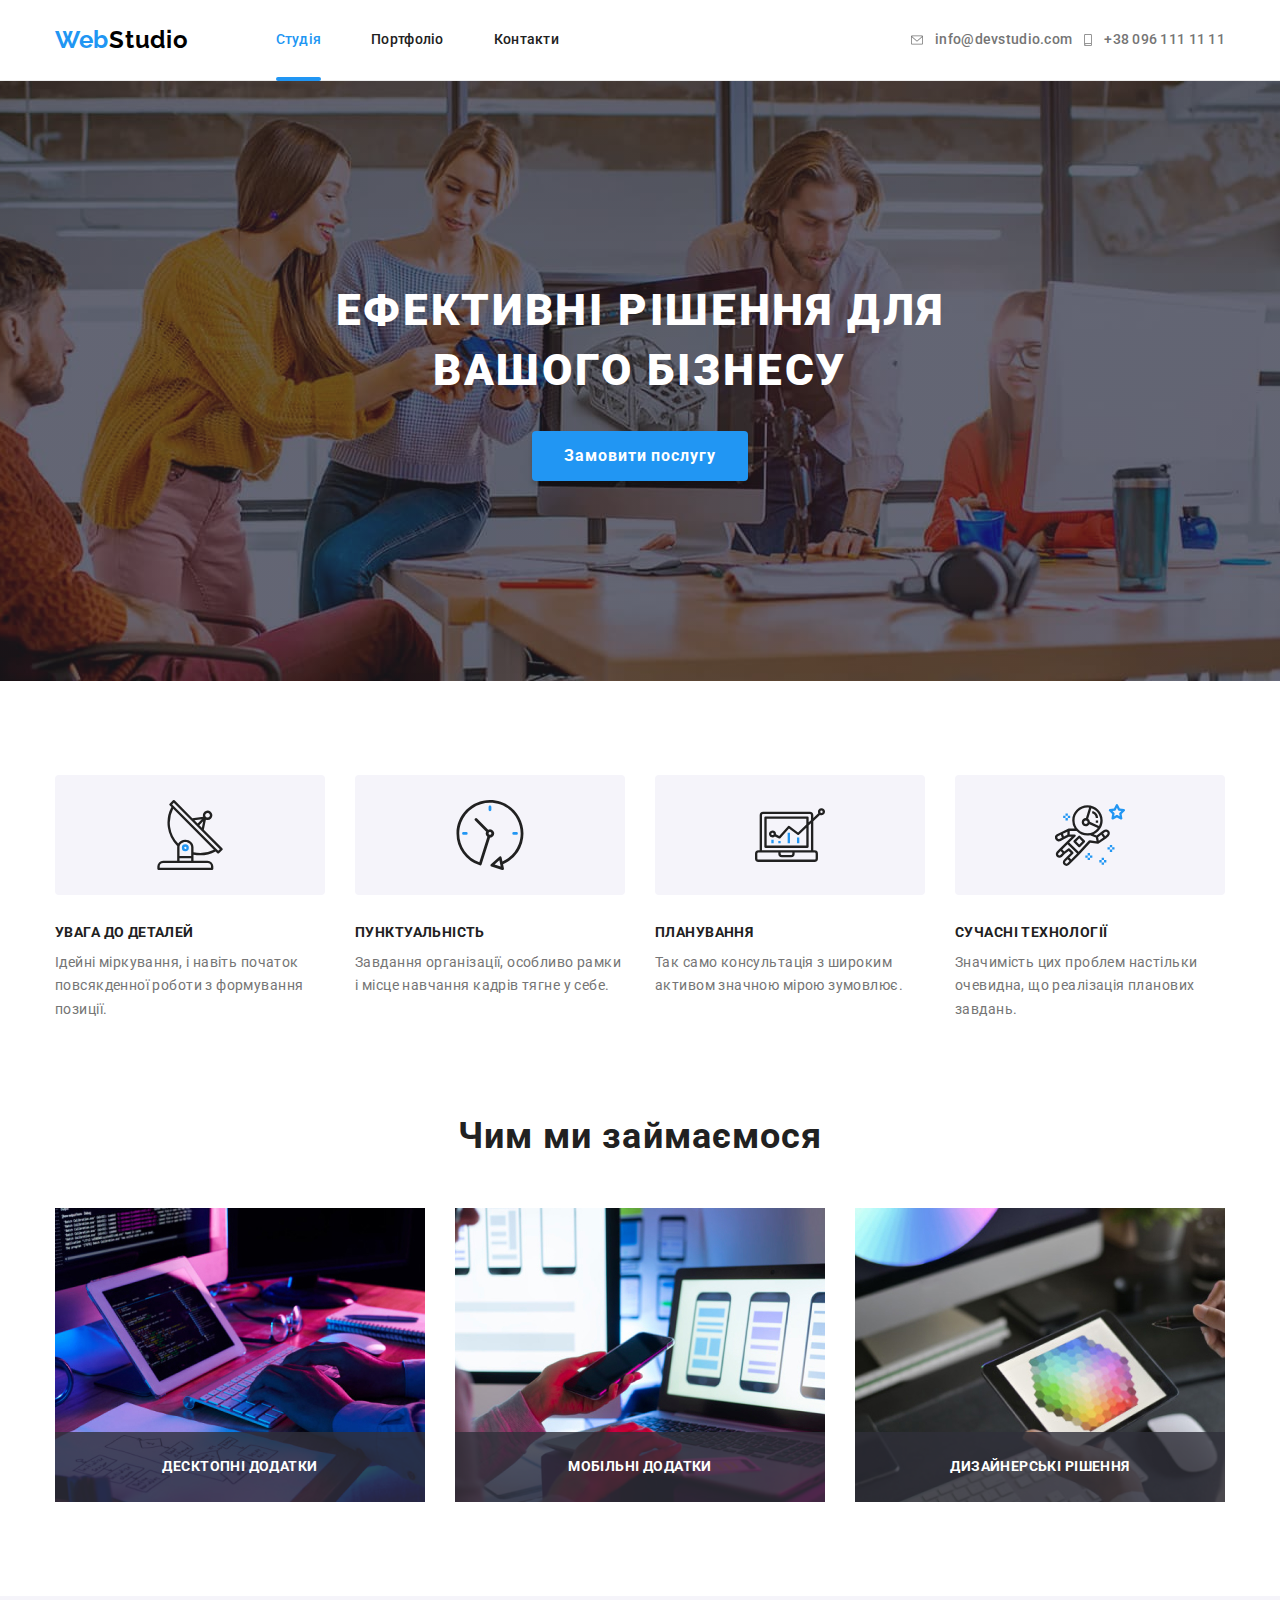
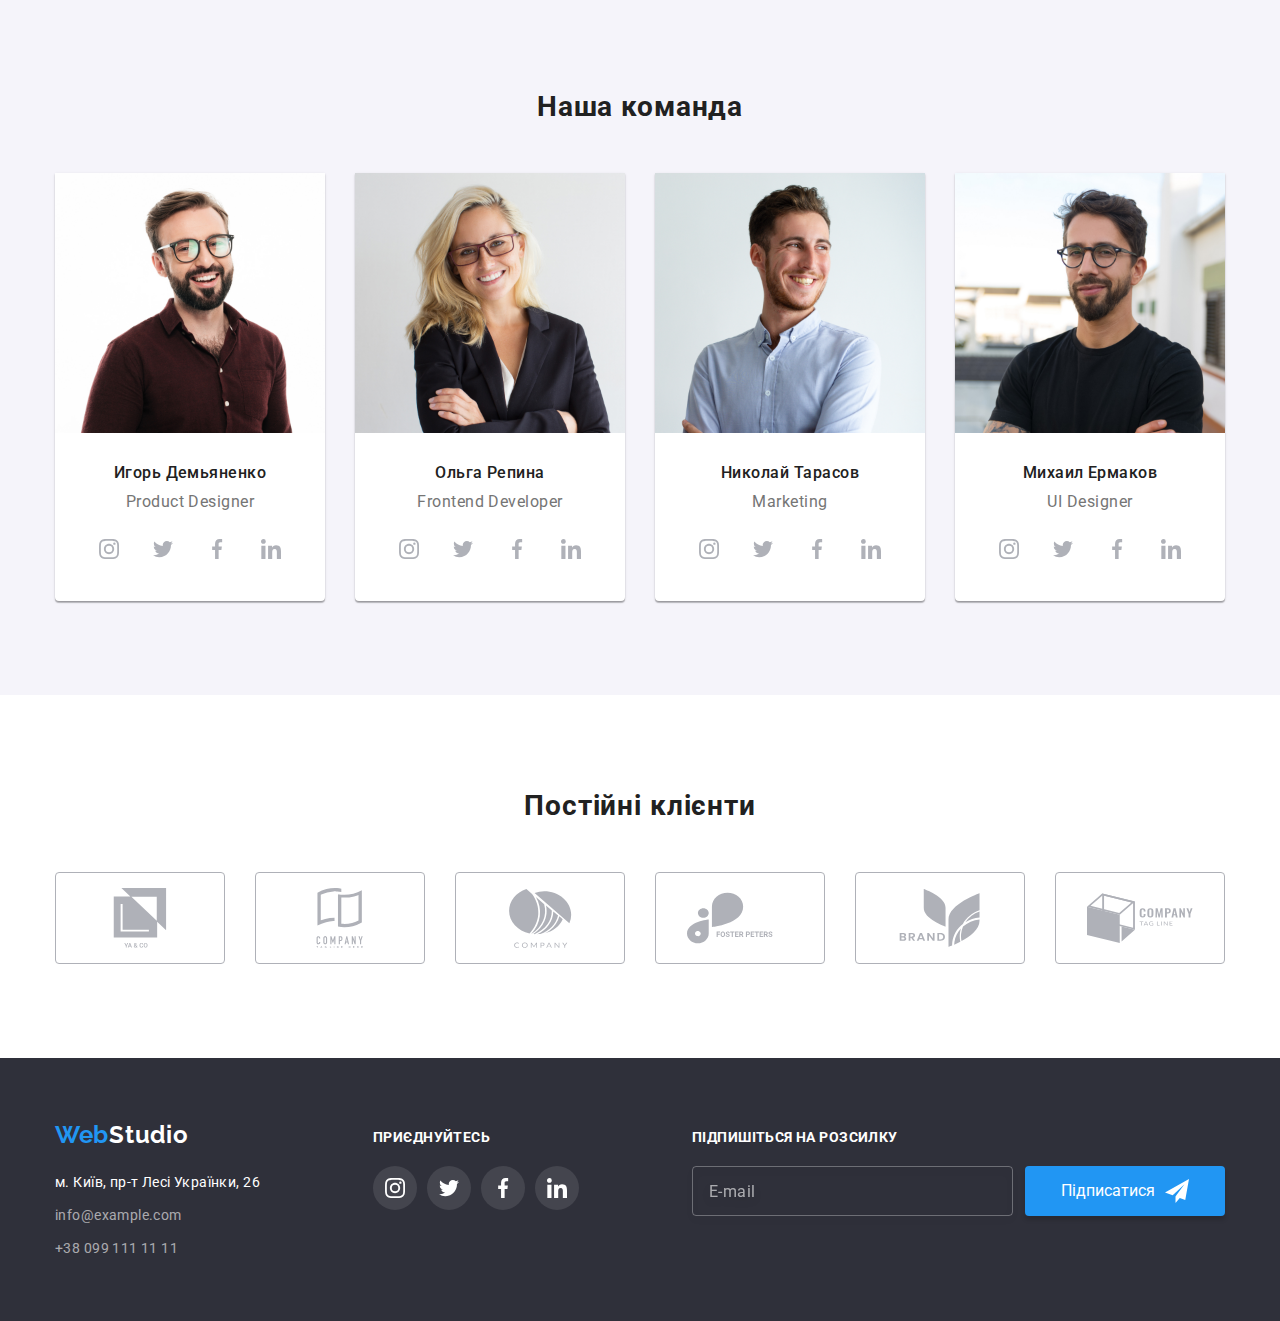
<file: index.html>
<!DOCTYPE html>
<html lang="en-ua">
  <head>
    <meta charset="UTF-8" />
    <meta http-equiv="X-UA-Compatible" content="IE=edge" />
    <meta name="viewport" content="width=device-width, initial-scale=1.0" />
    <title>Студия</title>
    <link rel="preconnect" href="https://fonts.googleapis.com" />
    <link rel="preconnect" href="https://fonts.gstatic.com" crossorigin />
    <link
      href="https://fonts.googleapis.com/css2?family=Raleway:wght@700&family=Roboto:wght@400;500;700;900&display=swap"
      rel="stylesheet"
    />
    <link
      rel="stylesheet"
      href="https://cdnjs.cloudflare.com/ajax/libs/modern-normalize/1.1.0/modern-normalize.min.css"
    />
    <link rel="stylesheet" href="./css/main.min.css" />
  </head>
  <body>
    <!--Шапка-->
    <header class="header">
      <div class="container">
        <nav class="navigation">
          <a href="#" lang="en" class="logo logo--black list link">
            <span class="logo__part">Web</span>Studio</a
          >

          <ul class="navigation__list list">
            <li class="navigation__item">
              <a href="index.html" class="navigation__link link current">Студія</a>
            </li>
            <li class="navigation__item">
              <a href="./portfolio.html" class="navigation__link link">Портфоліо</a>
            </li>
            <li class="navigation__item"><a href="" class="navigation__link link">Контакти</a></li>
          </ul>
        </nav>

        <ul class="contact-list list">
          <li class="contact-list__item">
            <a href="mailto:info@devstudio.com" class="contact-list__link" lang="en">
              <svg class="contact-list__icons" width="16" height="12">
                <use href="./images/icons.svg#icon-envelope"></use>
              </svg>
              info@devstudio.com</a
            >
          </li>
          <li class="contact-list__item">
            <a href="tel:+380961111111" class="contact-list__link">
              <svg class="contact-list__icons" width="12" height="16">
                <use href="./images/icons.svg#icon-smartphone"></use>
              </svg>
              +38 096 111 11 11</a
            >
          </li>
        </ul>

        <!-- Меню -->

        <button class="menu-open" type="button">
          <svg width="40" height="40">
            <use href="./images/icons.svg#icon-menu-40px"></use>
          </svg>
        </button>
      </div>

      <div class="mob-menu is-hidden">
        <div class="menu-container">
          <div class="mob-top-menu">
            <button class="menu-close" type="button">
              <svg width="40" height="40">
                <use href="./images/icons.svg#icon-close-black"></use>
              </svg>
            </button>

            <nav class="mob-nav">
              <ul class="mob-nav__list list">
                <li class="mob-nav__item">
                  <a href="index.html" class="mob-nav__link link current">Студія</a>
                </li>
                <li class="mob-nav__item">
                  <a href="./portfolio.html" class="mob-nav__link link">Портфоліо</a>
                </li>
                <li class="mob-nav__item"><a href="" class="mob-nav__link link">Контакти</a></li>
              </ul>
            </nav>
          </div>

          <div class="mob-menu-bottom">
            <ul class="mob-contact-list list">
              <li class="mob-contact-list__item">
                <a href="tel:+380961111111" class="mob-contact-list__link-tel link" lang="en"
                  >+38 096 111 11 11</a
                >
              </li>
              <li class="mob-contact-list__item">
                <a href="mailto:info@devstudio.com" class="mob-contact-list__link-mail link"
                  >info@devstudio.com</a
                >
              </li>
            </ul>
            <ul class="menu-soc-list list">
              <li class="menu-soc-list__item">
                <a href="" class="menu-soc-list__link link">Instagram</a>
                <span class="soc-border"></span>
              </li>
              <li class="menu-soc-list__item">
                <a href="" class="menu-soc-list__link link">Twitter</a>
                <span class="soc-border"></span>
              </li>
              <li class="menu-soc-list__item">
                <a href="" class="menu-soc-list__link link">Facebook</a>
                <span class="soc-border"></span>
              </li>
              <li class="menu-soc-list__item">
                <a href="" class="menu-soc-list__link link">LinkedIn</a>
              </li>
            </ul>
          </div>
        </div>
      </div>
    </header>
    <main>
      <!--Герой-->
      <section class="hero">
        <div class="container">
          <h1 class="hero__title">Ефективні рішення для вашого бізнесу</h1>
          <button class="hero__btn" data-modal-open type="button">Замовити послугу</button>
        </div>
      </section>

      <!--Решения-->

      <section class="decision section">
        <div class="container">
          <h2 class="visually-hidden">Features</h2>
          <ul class="features-list list">
            <li class="features-list__item">
              <div class="icons-bg">
                <svg class="features-list__icons" width="70" height="70">
                  <use href="./images/icons.svg#icon-antenna"></use>
                </svg>
              </div>
              <h3 class="features-list__title">УВАГА ДО ДЕТАЛЕЙ</h3>
              <p class="features-list__text">
                Ідейні міркування, і навіть початок повсякденної роботи з формування позиції.
              </p>
            </li>
            <li class="features-list__item">
              <div class="icons-bg">
                <svg class="features-list__icons" width="70" height="70">
                  <use href="./images/icons.svg#icon-clock"></use>
                </svg>
              </div>
              <h3 class="features-list__title">ПУНКТУАЛЬНІСТЬ</h3>
              <p class="features-list__text">
                Завдання організації, особливо рамки і місце навчання кадрів тягне у себе.
              </p>
            </li>
            <li class="features-list__item">
              <div class="icons-bg">
                <svg class="features-list__icons" width="70" height="70">
                  <use href="./images/icons.svg#icon-diagram"></use>
                </svg>
              </div>
              <h3 class="features-list__title">ПЛАНУВАННЯ</h3>
              <p class="features-list__text">
                Так само консультація з широким активом значною мірою зумовлює.
              </p>
            </li>
            <li class="features-list__item">
              <div class="icons-bg">
                <svg class="features-list__icons" width="70" height="70">
                  <use href="./images/icons.svg#icon-astronaut"></use>
                </svg>
              </div>
              <h3 class="features-list__title">СУЧАСНІ ТЕХНОЛОГІЇ</h3>
              <p class="features-list__text">
                Значимість цих проблем настільки очевидна, що реалізація планових завдань.
              </p>
            </li>
          </ul>
        </div>
      </section>

      <!--Чем занимаемся-->

      <section class="about section">
        <div class="container">
          <h2 class="about__title">Чим ми займаємося</h2>
          <ul class="option-list list">
            <li class="option-list__item">
              <div class="option-list__overley">
                <picture>
                  <source
                    srcset="./images/about-img1.jpg 1x, ./images/about-img1-2x.jpg 2x"
                    media="(min-width:1200px)"
                  />
                  <img src="./images/about-img1.jpg" class="option-list__img" alt="Фото1" />
                </picture>

                <h3 class="option-list__title">Десктопні додатки</h3>
              </div>
            </li>
            <li class="option-list__item">
              <div class="option-list__overley">
                <picture>
                  <source
                    srcset="./images/about-img2.jpg 1x, ./images/about-img2-2x.jpg 2x"
                    media="(min-width:1200px)"
                  />
                  <img src="./images/about-img2.jpg" class="option-list__img" alt="Фото2" />
                </picture>

                <h3 class="option-list__title">Мобільні додатки</h3>
              </div>
            </li>
            <li class="option-list__item">
              <div class="option-list__overley">
                <picture>
                  <source
                    srcset="./images/about-img3.jpg 1x, ./images/about-img3-2x.jpg 2x"
                    media="(min-width:1200px)"
                  />
                  <img src="./images/about-img3.jpg" class="option-list__img" alt="Фото3" />
                </picture>
                <h3 class="option-list__title">Дизайнерські рішення</h3>
              </div>
            </li>
          </ul>
        </div>
      </section>

      <!--Команда-->

      <section class="team section">
        <div class="container">
          <h2 class="team__title">Наша команда</h2>
          <ul class="member-list list">
            <li class="member-list__item">
              <picture>
                <source
                  srcset="./images/team-desk1-1x.jpg 1x, ./images/team-desk1-2x.jpg 2x"
                  media="(min-width:1200px)"
                />
                <source
                  media="(min-width:768px )"
                  srcset="./images/team-tablet1-1x.jpg 1x, ./images/team-tablet1-2x.jpg 2x"
                />
                <source
                  media="(min-width:480px)"
                  srcset="./images/team-mob1-1x.jpg 1x, ./images/team-mob1-2x.jpg 2x"
                />
                <img
                  src="./images/team-desk1-1x.jpg"
                  class="member-list__image"
                  alt="Игорь Демьяненко"
                />
              </picture>

              <div class="member-content">
                <h3 class="member-list__title">Игорь Демьяненко</h3>
                <p class="member-list__text">Product Designer</p>
                <ul class="social list">
                  <li class="social__item">
                    <a href="" class="social__link">
                      <svg class="social__icon" width="20" height="20">
                        <use href="./images/icons.svg#icon-instagram"></use>
                      </svg>
                    </a>
                  </li>
                  <li class="team-social-item">
                    <a href="" class="social__link">
                      <svg class="social__icon" width="20" height="20">
                        <use href="./images/icons.svg#icon-twitter"></use>
                      </svg>
                    </a>
                  </li>
                  <li class="team-social-item">
                    <a href="" class="social__link">
                      <svg class="social__icon" width="20" height="20">
                        <use href="./images/icons.svg#icon-facebook"></use>
                      </svg>
                    </a>
                  </li>
                  <li class="team-social-item">
                    <a href="" class="social__link">
                      <svg class="social__icon" width="20" height="20">
                        <use href="./images/icons.svg#icon-linkedin"></use>
                      </svg>
                    </a>
                  </li>
                </ul>
              </div>
            </li>
            <li class="member-list__item">
              <picture>
                <source
                  srcset="./images/team-desk2-1x.jpg 1x, ./images/team-desk2-2x.jpg 2x"
                  media="(min-width:1200px)"
                />
                <source
                  media="(min-width:768px )"
                  srcset="./images/team-tablet2-1x.jpg 1x, ./images/team-tablet2-2x.jpg 2x"
                />
                <source
                  media="(min-width:480px)"
                  srcset="./images/team-mob2-1x.jpg 1x, ./images/team-mob2-2x.jpg 2x"
                />
                <img
                  src="./images/team-desk2-1x.jpg"
                  class="member-list__image"
                  alt="Ольга Репина"
                />
              </picture>

              <div class="member-content">
                <h3 class="member-list__title">Ольга Репина</h3>
                <p class="member-list__text">Frontend Developer</p>
                <ul class="social list">
                  <li class="social__item">
                    <a href="" class="social__link">
                      <svg class="social__icon" width="20" height="20">
                        <use href="./images/icons.svg#icon-instagram"></use>
                      </svg>
                    </a>
                  </li>
                  <li class="social__item">
                    <a href="" class="social__link">
                      <svg class="social__icon" width="20" height="20">
                        <use href="./images/icons.svg#icon-twitter"></use>
                      </svg>
                    </a>
                  </li>
                  <li class="social__item">
                    <a href="" class="social__link">
                      <svg class="social__icon" width="20" height="20">
                        <use href="./images/icons.svg#icon-facebook"></use>
                      </svg>
                    </a>
                  </li>
                  <li class="social__item">
                    <a href="" class="social__link">
                      <svg class="social__icon" width="20" height="20">
                        <use href="./images/icons.svg#icon-linkedin"></use>
                      </svg>
                    </a>
                  </li>
                </ul>
              </div>
            </li>
            <li class="member-list__item">
              <picture>
                <source
                  srcset="./images/team-desk3-1x.jpg 1x, ./images/team-desk3-2x.jpg 2x"
                  media="(min-width:1200px)"
                />
                <source
                  media="(min-width:768px )"
                  srcset="./images/team-tablet3-1x.jpg 1x, ./images/team-tablet3-2x.jpg 2x"
                />
                <source
                  media="(min-width:480px)"
                  srcset="./images/team-mob3-1x.jpg 1x, ./images/team-mob3-2x.jpg 2x"
                />
                <img
                  src="./images/team-desk3-1x.jpg"
                  class="member-list__image"
                  alt="Николай Тарасов"
                />
              </picture>

              <div class="member-content">
                <h3 class="member-list__title">Николай Тарасов</h3>
                <p class="member-list__text">Marketing</p>
                <ul class="social list">
                  <li class="social__item">
                    <a href="" class="social__link">
                      <svg class="social__icon" width="20" height="20">
                        <use href="./images/icons.svg#icon-instagram"></use>
                      </svg>
                    </a>
                  </li>
                  <li class="social__item">
                    <a href="" class="social__link">
                      <svg class="social__icon" width="20" height="20">
                        <use href="./images/icons.svg#icon-twitter"></use>
                      </svg>
                    </a>
                  </li>
                  <li class="social__item">
                    <a href="" class="social__link">
                      <svg class="social__icon" width="20" height="20">
                        <use href="./images/icons.svg#icon-facebook"></use>
                      </svg>
                    </a>
                  </li>
                  <li class="social__item">
                    <a href="" class="social__link">
                      <svg class="social__icon" width="20" height="20">
                        <use href="./images/icons.svg#icon-linkedin"></use>
                      </svg>
                    </a>
                  </li>
                </ul>
              </div>
            </li>
            <li class="member-list__item">
              <picture>
                <source
                  srcset="./images/team-desk4-1x.jpg 1x, ./images/team-desk4-2x.jpg 2x"
                  media="(min-width:1200px)"
                />
                <source
                  media="(min-width:768px )"
                  srcset="./images/team-tablet4-1x.jpg 1x, ./images/team-tablet4-2x.jpg 2x"
                />
                <source
                  media="(min-width:480px)"
                  srcset="./images/team-mob4-1x.jpg 1x, ./images/team-mob4-2x.jpg 2x"
                />
                <img
                  src="./images/team-desk4-1x.jpg"
                  class="member-list__image"
                  alt="Михаил Ермаков"
                />
              </picture>

              <div class="member-content">
                <h3 class="member-list__title">Михаил Ермаков</h3>
                <p class="member-list__text">UI Designer</p>
                <ul class="social list">
                  <li class="social__item">
                    <a href="" class="social__link">
                      <svg class="social__icon" width="20" height="20">
                        <use href="./images/icons.svg#icon-instagram"></use>
                      </svg>
                    </a>
                  </li>
                  <li class="social__item">
                    <a href="" class="social__link">
                      <svg class="social__icon" width="20" height="20">
                        <use href="./images/icons.svg#icon-twitter"></use>
                      </svg>
                    </a>
                  </li>
                  <li class="social__item">
                    <a href="" class="social__link">
                      <svg class="social__icon" width="20" height="20">
                        <use href="./images/icons.svg#icon-facebook"></use>
                      </svg>
                    </a>
                  </li>
                  <li class="social__item">
                    <a href="" class="social__link">
                      <svg class="social__icon" width="20" height="20">
                        <use href="./images/icons.svg#icon-linkedin"></use>
                      </svg>
                    </a>
                  </li>
                </ul>
              </div>
            </li>
          </ul>
        </div>
      </section>

      <!-- Постійні клієнти -->

      <section class="clients section">
        <div class="container">
          <h2 class="clients__title">Постійні клієнти</h2>
          <ul class="company-list list">
            <li class="company-list__item">
              <a href="" class="company-list__link">
                <svg class="company-list__icon" width="106" height="60">
                  <use href="./images/icons.svg#icon-group1"></use>
                </svg>
              </a>
            </li>
            <li class="company-list__item">
              <a href="" class="company-list__link">
                <svg class="company-list__icon" width="106" height="60">
                  <use href="./images/icons.svg#icon-group2"></use>
                </svg>
              </a>
            </li>
            <li class="company-list__item">
              <a href="" class="company-list__link">
                <svg class="company-list__icon" width="106" height="60">
                  <use href="./images/icons.svg#icon-group3"></use>
                </svg>
              </a>
            </li>
            <li class="company-list__item">
              <a href="" class="company-list__link">
                <svg class="company-list__icon" width="106" height="60">
                  <use href="./images/icons.svg#icon-group4"></use>
                </svg>
              </a>
            </li>
            <li class="company-list__item">
              <a href="" class="company-list__link">
                <svg class="company-list__icon" width="106" height="60">
                  <use href="./images/icons.svg#icon-group5"></use>
                </svg>
              </a>
            </li>
            <li class="company-list__item">
              <a href="" class="company-list__link">
                <svg class="company-list__icon" width="106" height="60">
                  <use href="./images/icons.svg#icon-group6"></use>
                </svg>
              </a>
            </li>
          </ul>
        </div>
      </section>
    </main>

    <!--Футер-->

    <footer class="footer">
      <div class="container">
        <div>
          <a class="logo logo--wight footer__logo list link" href="" lang="en"
            ><span class="logo__part">Web</span>Studio</a
          >
          <address class="address">
            <p class="address__text">м. Київ, пр-т Лесі Українки, 26</p>
            <a class="address__link list link" href="mailto:info@example.com">info@example.com</a>
            <a class="address__link list link" href="tel:+380991111111">+38 099 111 11 11</a>
          </address>
        </div>

        <div class="footer-social">
          <h2 class="footer-social__title">приєднуйтесь</h2>
          <ul class="footer-social__list list">
            <li class="footer-social__item">
              <a href="" class="footer-social__link">
                <svg class="footer-social__icon" width="20px" height="20">
                  <use href="./images/icons.svg#icon-instagram-2"></use>
                </svg>
              </a>
            </li>
            <li class="footer-social__item">
              <a href="" class="footer-social__link">
                <svg class="footer-social__icon" width="20" height="20">
                  <use href="./images/icons.svg#icon-twitter2"></use>
                </svg>
              </a>
            </li>
            <li class="footer-social__item">
              <a href="" class="footer-social__link">
                <svg class="footer-social__icon" width="20" height="20">
                  <use href="./images/icons.svg#icon-facebook2"></use>
                </svg>
              </a>
            </li>
            <li class="footer-social__item">
              <a href="" class="footer-social__link">
                <svg class="footer-social__icon" width="20" height="20">
                  <use href="./images/icons.svg#icon-linkedin2"></use>
                </svg>
              </a>
            </li>
          </ul>
        </div>
        <form class="footer-form" autocomplete="off">
          <p class="footer-form-text">Підпишіться на розсилку</p>
          <div class="mail-field">
            <input class="footer-input" type="email" name="email" placeholder="E-mail" />

            <button type="submit" class="footer-submit">
              Підписатися
              <svg class="footer-submit-icon" width="24" height="24">
                <use href="./images/icons.svg#icon-icon-send"></use>
              </svg>
            </button>
          </div>
        </form>
      </div>
    </footer>
    <div class="backdrop-hero is-hidden" data-modal>
      <div class="modal-hero">
        <button type="button" class="button-close" data-modal-close>
          <svg fill="none" viewBox="0 0 18 18" class="button-close__icon">
            <path
              d="M15 4.108 13.892 3 9.5 7.392 5.108 3 4 4.108 8.392 8.5 4 12.892 5.108 14 9.5 9.608 13.892 14 15 12.892 10.608 8.5 15 4.108Z"
            />
          </svg>
        </button>
        <form class="form" autocomplete="off">
          <b class="form__title">Залиште свої дані, ми вам передзвонимо</b>

          <div class="form__contact">
            <label for="name" class="form__label">Ім'я</label>
            <div class="form__field">
              <input type="text" class="form__input" name="name" id="name" required />
              <span class="form__icon"
                ><svg width="18" height="18">
                  <use href="./images/icons.svg#icon-person-black-form"></use></svg
              ></span>
            </div>

            <label for="tel" class="form__label">Телефон</label>
            <div class="form__field">
              <input type="tel" class="form__input" name="tel" id="tel" required />
              <span class="form__icon"
                ><svg width="18" height="18">
                  <use href="./images/icons.svg#icon-phone-black-form"></use></svg
              ></span>
            </div>

            <label for="mail" class="form__label">Пошта</label>
            <div class="form__field">
              <input type="email" class="form__input" name="email" id="mail" required />
              <span class="form__icon"
                ><svg width="18" height="18">
                  <use href="./images/icons.svg#icon-email-black-form"></use></svg
              ></span>
            </div>

            <label for="coment" class="form__label">Коментар</label>
            <textarea
              class="form__coment"
              name="coment"
              id="coment"
              placeholder="Введіть текст"
            ></textarea>
          </div>

          <div class="form-policy">
            <input
              type="checkbox"
              class="form-policy__check"
              name="policy"
              id="policy"
              value="true"
            />
            <label for="policy" class="form-policy__text">
              <span class="form-policy__checkbox">
                <svg class="form-policy__icon" width="13" height="10">
                  <use href="./images/icons.svg#icon-icon-check"></use></svg
              ></span>
              Погоджуюся з розсилкою та приймаю
              <a href="" class="form-policy__link">Умови договору</a>
            </label>
          </div>
          <div class="form-btn">
            <button type="submit" class="form-btn__submit">Відправити</button>
          </div>
        </form>
      </div>
    </div>
    <script src="./js/mobile-menu.js"></script>
    <script src="./js/modal.js"></script>
  </body>
</html>
</file>
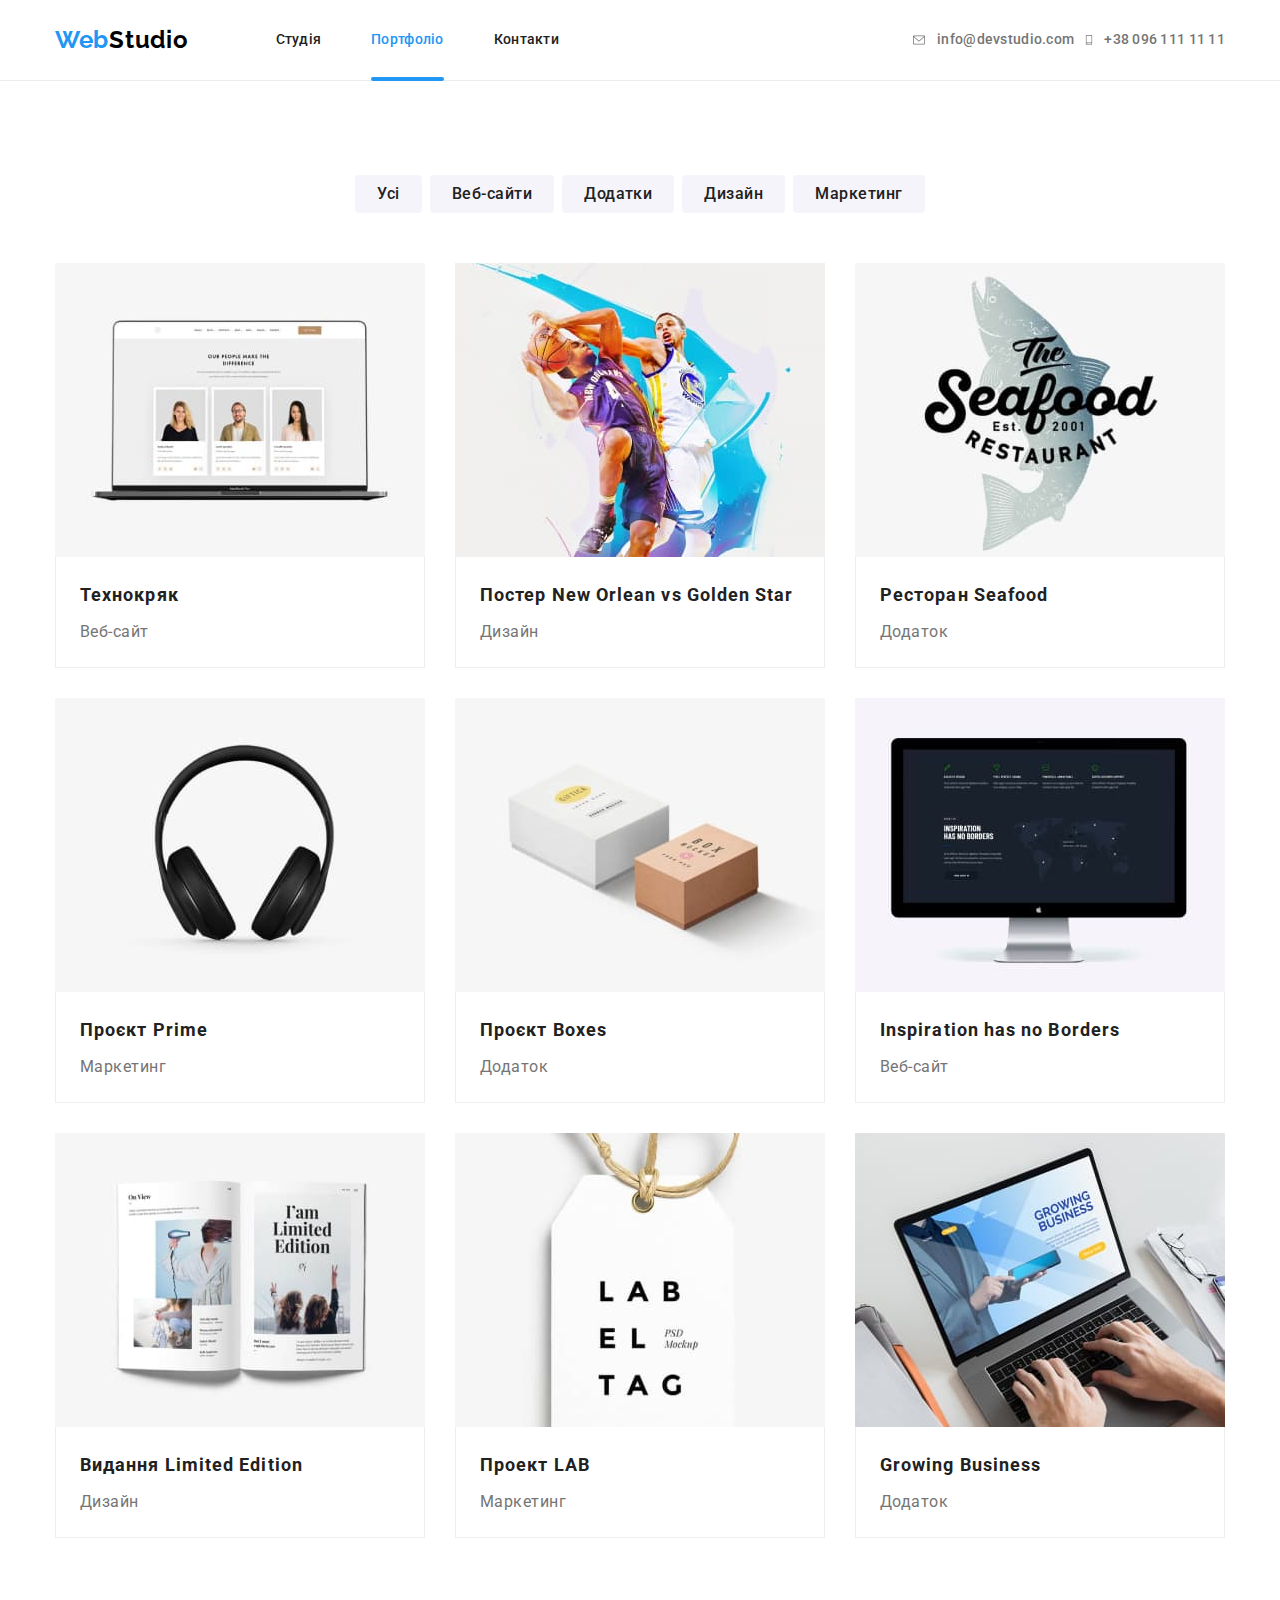
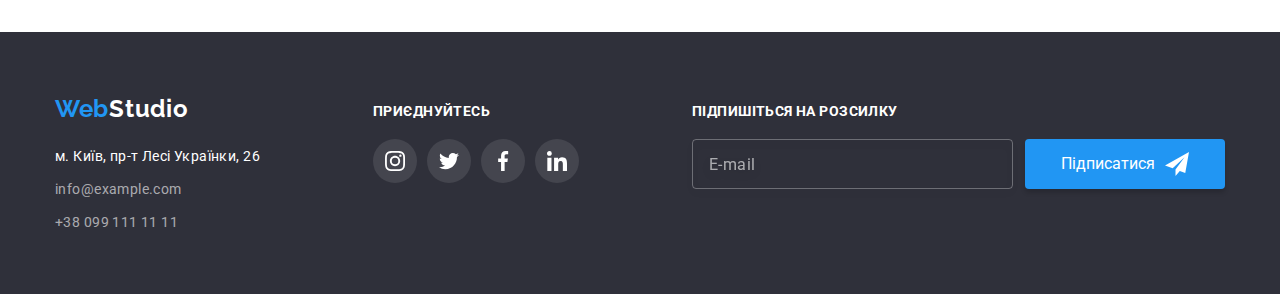
<file: portfolio.html>
<!DOCTYPE html>
<html lang="en-ua">
  <head>
    <meta charset="UTF-8" />
    <meta http-equiv="X-UA-Compatible" content="IE=edge" />
    <meta name="viewport" content="width=device-width, initial-scale=1.0" />
    <title>Портфолио</title>
    <link rel="preconnect" href="https://fonts.googleapis.com" />
    <link rel="preconnect" href="https://fonts.gstatic.com" crossorigin />
    <link
      href="https://fonts.googleapis.com/css2?family=Raleway:wght@700&family=Roboto:wght@400;500;700;900&display=swap"
      rel="stylesheet"
    />
    <link
      rel="stylesheet"
      href="https://cdnjs.cloudflare.com/ajax/libs/modern-normalize/1.1.0/modern-normalize.min.css"
    />
    <link rel="stylesheet" href="./css/main.min.css" />
  </head>
  <body>
    <!-- Шапка -->
    <header class="header">
      <div class="container">
        <nav class="navigation">
          <a href="#" lang="en" class="logo logo--black list link">
            <span class="logo__part">Web</span>Studio</a
          >

          <ul class="navigation__list list">
            <li class="navigation__item">
              <a href="index.html" class="navigation__link link">Студія</a>
            </li>
            <li class="navigation__item">
              <a href="./portfolio.html" class="navigation__link link current">Портфоліо</a>
            </li>
            <li class="navigation__item"><a href="" class="navigation__link link">Контакти</a></li>
          </ul>
        </nav>

        <ul class="contact-list list">
          <li class="contact-list__item">
            <a href="mailto:info@devstudio.com" class="contact-list__link" lang="en">
              <svg class="contact-list__icons" width="16" height="12">
                <use href="./images/icons.svg#icon-envelope"></use>
              </svg>
              info@devstudio.com</a
            >
          </li>
          <li class="contact-list__item">
            <a href="tel:+380961111111" class="contact-list__link">
              <svg class="contact-list__icons" width="10" height="16">
                <use href="./images/icons.svg#icon-smartphone"></use>
              </svg>
              +38 096 111 11 11</a
            >
          </li>
        </ul>

        <!-- Меню -->

        <button class="menu-open" type="button">
          <svg width="40" height="40">
            <use href="./images/icons.svg#icon-menu-40px"></use>
          </svg>
        </button>
      </div>

      <div class="mob-menu is-hidden">
        <div class="menu-container">
          <div class="mob-top-menu">
            <button class="menu-close" type="button">
              <svg width="40" height="40">
                <use href="./images/icons.svg#icon-close-black"></use>
              </svg>
            </button>

            <nav class="mob-nav">
              <ul class="mob-nav__list list">
                <li class="mob-nav__item">
                  <a href="index.html" class="mob-nav__link link">Студія</a>
                </li>
                <li class="mob-nav__item">
                  <a href="./portfolio.html" class="mob-nav__link link current">Портфоліо</a>
                </li>
                <li class="mob-nav__item"><a href="" class="mob-nav__link link">Контакти</a></li>
              </ul>
            </nav>
          </div>

          <div class="mob-menu-bottom">
            <ul class="mob-contact-list list">
              <li class="mob-contact-list__item">
                <a href="tel:+380961111111" class="mob-contact-list__link-tel link" lang="en"
                  >+38 096 111 11 11</a
                >
              </li>
              <li class="mob-contact-list__item">
                <a href="mailto:info@devstudio.com" class="mob-contact-list__link-mail link"
                  >info@devstudio.com</a
                >
              </li>
            </ul>
            <ul class="menu-soc-list list">
              <li class="menu-soc-list__item">
                <a href="" class="menu-soc-list__link link">Instagram</a>
                <span class="soc-border"></span>
              </li>
              <li class="menu-soc-list__item">
                <a href="" class="menu-soc-list__link link">Twitter</a>
                <span class="soc-border"></span>
              </li>
              <li class="menu-soc-list__item">
                <a href="" class="menu-soc-list__link link">Facebook</a>
                <span class="soc-border"></span>
              </li>
              <li class="menu-soc-list__item">
                <a href="" class="menu-soc-list__link link">LinkedIn</a>
              </li>
            </ul>
          </div>
        </div>
      </div>
    </header>
    <main>
      <section class="filters section">
        <div class="container">
          <h1 class="visually-hidden">Filters</h1>
          <ul class="filters-button-list list">
            <li class="filters-button-item">
              <button class="filters-button" type="button">Усі</button>
            </li>
            <li class="filters-button-item">
              <button class="filters-button" type="button">Веб-сайти</button>
            </li>
            <li class="filters-button-item">
              <button class="filters-button" type="button">Додатки</button>
            </li>
            <li class="filters-button-item">
              <button class="filters-button" type="button">Дизайн</button>
            </li>
            <li class="filters-button-item">
              <button class="filters-button" type="button">Маркетинг</button>
            </li>
          </ul>
          <ul class="filters-list list">
            <li class="filters-item">
              <a href="#" target="_blank" class="filters-link">
                <div class="filters-overley">
                  <picture>
                    <source
                      media="(min-width:1200px)"
                      srcset="./images/filters-desk1-1x.jpg 1x, ./images/filters-desk1-2x.jpg 2x"
                    />
                    <source
                      media="(min-width: 768px)"
                      srcset="
                        ./images/filters-tablet1-1x.jpg 1x,
                        ./images/filters-tablet1-2x.jpg 2x
                      "
                    />
                    <source
                      media="(max-width: 767px)"
                      srcset="./images/filters-mob1-1x.jpg 1x, ./images/filters-mob1-2x.jpg 2x"
                    />
                    <img
                      src="./images/filters-desk1-1x.jpg"
                      class="filters-image"
                      alt="Технокряк"
                    />
                  </picture>

                  <p class="filters-top-text">
                    Ресурс пропонує комплексні пропозиції з різним рівнем функціоналу та сервісів.
                    Все це дозволить відвідувачу отримати вичерпні відомості про компанію чи
                    приватну особу.
                  </p>
                </div>
                <div class="filters-item-text">
                  <h3 class="filters-title">Технокряк</h3>
                  <p class="filters-text">Веб-сайт</p>
                </div>
              </a>
            </li>
            <li class="filters-item">
              <a href="#" target="_blank" class="filters-link">
                <div class="filters-overley">
                  <picture>
                    <source
                      media="(min-width:1200px)"
                      srcset="./images/filters-desk2-1x.jpg 1x, ./images/filters-desk2-2x.jpg 2x"
                    />
                    <source
                      media="(min-width: 768px)"
                      srcset="
                        ./images/filters-tablet2-1x.jpg 1x,
                        ./images/filters-tablet2-2x.jpg 2x
                      "
                    />
                    <source
                      media="(max-width: 767px)"
                      srcset="./images/filters-mob2-1x.jpg 1x, ./images/filters-mob2-2x.jpg 2x"
                    />
                    <img
                      src="./images/filters-desk2-1x.jpg"
                      class="filters-image"
                      alt="Постер New Orlean vs Golden Star"
                    />
                  </picture>

                  <p class="filters-top-text">
                    Ресурс пропонує комплексні пропозиції з різним рівнем функціоналу та сервісів.
                    Все це дозволить відвідувачу отримати вичерпні відомості про компанію чи
                    приватну особу.
                  </p>
                </div>
                <div class="filters-item-text">
                  <h3 class="filters-title">Постер New Orlean vs Golden Star</h3>
                  <p class="filters-text">Дизайн</p>
                </div>
              </a>
            </li>
            <li class="filters-item">
              <a href="#" target="_blank" class="filters-link">
                <div class="filters-overley">
                  <picture>
                    <source
                      media="(min-width:1200px)"
                      srcset="./images/filters-desk3-1x.jpg 1x, ./images/filters-desk3-2x.jpg 2x"
                    />
                    <source
                      media="(min-width: 768px)"
                      srcset="
                        ./images/filters-tablet3-1x.jpg 1x,
                        ./images/filters-tablet3-2x.jpg 2x
                      "
                    />
                    <source
                      media="(max-width: 767px)"
                      srcset="./images/filters-mob3-1x.jpg 1x, ./images/filters-mob3-2x.jpg 2x"
                    />
                    <img
                      src="./images/filters-desk3-1x.jpg"
                      class="filters-image"
                      alt="Ресторан Seafood"
                    />
                  </picture>

                  <p class="filters-top-text">
                    Ресурс пропонує комплексні пропозиції з різним рівнем функціоналу та сервісів.
                    Все це дозволить відвідувачу отримати вичерпні відомості про компанію чи
                    приватну особу.
                  </p>
                </div>
                <div class="filters-item-text">
                  <h3 class="filters-title">Ресторан Seafood</h3>
                  <p class="filters-text">Додаток</p>
                </div>
              </a>
            </li>
            <li class="filters-item">
              <a href="#" target="_blank" class="filters-link">
                <div class="filters-overley">
                  <picture>
                    <source
                      media="(min-width:1200px)"
                      srcset="./images/filters-desk4-1x.jpg 1x, ./images/filters-desk4-2x.jpg 2x"
                    />
                    <source
                      media="(min-width: 768px)"
                      srcset="
                        ./images/filters-tablet4-1x.jpg 1x,
                        ./images/filters-tablet4-2x.jpg 2x
                      "
                    />
                    <source
                      media="(max-width: 767px)"
                      srcset="./images/filters-mob4-1x.jpg 1x, ./images/filters-mob4-2x.jpg 2x"
                    />
                    <img
                      src="./images/filters-desk4-1x.jpg"
                      class="filters-image"
                      alt="Проект Prime"
                    />
                  </picture>

                  <p class="filters-top-text">
                    Ресурс пропонує комплексні пропозиції з різним рівнем функціоналу та сервісів.
                    Все це дозволить відвідувачу отримати вичерпні відомості про компанію чи
                    приватну особу.
                  </p>
                </div>
                <div class="filters-item-text">
                  <h3 class="filters-title">Проєкт Prime</h3>
                  <p class="filters-text">Маркетинг</p>
                </div>
              </a>
            </li>
            <li class="filters-item">
              <a href="#" target="_blank" class="filters-link">
                <div class="filters-overley">
                  <picture>
                    <source
                      media="(min-width:1200px)"
                      srcset="./images/filters-desk5-1x.jpg 1x, ./images/filters-desk5-2x.jpg 2x"
                    />
                    <source
                      media="(min-width: 768px)"
                      srcset="
                        ./images/filters-tablet5-1x.jpg 1x,
                        ./images/filters-tablet5-2x.jpg 2x
                      "
                    />
                    <source
                      media="(max-width: 767px)"
                      srcset="./images/filters-mob5-1x.jpg 1x, ./images/filters-mob5-2x.jpg 2x"
                    />
                    <img
                      src="./images/filters-desk5-1x.jpg"
                      class="filters-image"
                      alt="Проект Boxes"
                    />
                  </picture>

                  <p class="filters-top-text">
                    Ресурс пропонує комплексні пропозиції з різним рівнем функціоналу та сервісів.
                    Все це дозволить відвідувачу отримати вичерпні відомості про компанію чи
                    приватну особу.
                  </p>
                </div>
                <div class="filters-item-text">
                  <h3 class="filters-title">Проєкт Boxes</h3>
                  <p class="filters-text">Додаток</p>
                </div>
              </a>
            </li>
            <li class="filters-item">
              <a href="#" target="_blank" class="filters-link">
                <div class="filters-overley">
                  <picture>
                    <source
                      media="(min-width:1200px)"
                      srcset="./images/filters-desk6-1x.jpg 1x, ./images/filters-desk6-2x.jpg 2x"
                    />
                    <source
                      media="(min-width: 768px)"
                      srcset="
                        ./images/filters-tablet6-1x.jpg 1x,
                        ./images/filters-tablet6-2x.jpg 2x
                      "
                    />
                    <source
                      media="(max-width: 767px)"
                      srcset="./images/filters-mob6-1x.jpg 1x, ./images/filters-mob6-2x.jpg 2x"
                    />
                    <img
                      src="./images/filters-desk6-1x.jpg"
                      class="filters-image"
                      alt="Inspiration has no Borders"
                    />
                  </picture>

                  <p class="filters-top-text">
                    Ресурс пропонує комплексні пропозиції з різним рівнем функціоналу та сервісів.
                    Все це дозволить відвідувачу отримати вичерпні відомості про компанію чи
                    приватну особу.
                  </p>
                </div>
                <div class="filters-item-text">
                  <h3 class="filters-title">Inspiration has no Borders</h3>
                  <p class="filters-text">Веб-сайт</p>
                </div>
              </a>
            </li>
            <li class="filters-item">
              <a href="#" target="_blank" class="filters-link">
                <div class="filters-overley">
                  <picture>
                    <source
                      media="(min-width:1200px)"
                      srcset="./images/filters-desk7-1x.jpg 1x, ./images/filters-desk7-2x.jpg 2x"
                    />
                    <source
                      media="(min-width: 768px)"
                      srcset="
                        ./images/filters-tablet7-1x.jpg 1x,
                        ./images/filters-tablet7-2x.jpg 2x
                      "
                    />
                    <source
                      media="(max-width: 767px)"
                      srcset="./images/filters-mob7-1x.jpg 1x, ./images/filters-mob7-2x.jpg 2x"
                    />
                    <img
                      src="./images/filters-desk7-1x.jpg"
                      class="filters-image"
                      alt="Издание Limited Edition"
                    />
                  </picture>

                  <p class="filters-top-text">
                    Ресурс пропонує комплексні пропозиції з різним рівнем функціоналу та сервісів.
                    Все це дозволить відвідувачу отримати вичерпні відомості про компанію чи
                    приватну особу.
                  </p>
                </div>
                <div class="filters-item-text">
                  <h3 class="filters-title">Видання Limited Edition</h3>
                  <p class="filters-text">Дизайн</p>
                </div>
              </a>
            </li>
            <li class="filters-item">
              <a href="#" target="_blank" class="filters-link">
                <div class="filters-overley">
                  <picture>
                    <source
                      media="(min-width:1200px)"
                      srcset="./images/filters-desk8-1x.jpg 1x, ./images/filters-desk8-2x.jpg 2x"
                    />
                    <source
                      media="(min-width: 768px)"
                      srcset="
                        ./images/filters-tablet8-1x.jpg 1x,
                        ./images/filters-tablet8-2x.jpg 2x
                      "
                    />
                    <source
                      media="(max-width: 767px)"
                      srcset="./images/filters-mob8-1x.jpg 1x, ./images/filters-mob8-2x.jpg 2x"
                    />
                    <img
                      src="./images/filters-desk8-1x.jpg"
                      class="filters-image"
                      alt="Проект LAB"
                    />
                  </picture>

                  <p class="filters-top-text">
                    Ресурс пропонує комплексні пропозиції з різним рівнем функціоналу та сервісів.
                    Все це дозволить відвідувачу отримати вичерпні відомості про компанію чи
                    приватну особу.
                  </p>
                </div>
                <div class="filters-item-text">
                  <h3 class="filters-title">Проект LAB</h3>
                  <p class="filters-text">Маркетинг</p>
                </div>
              </a>
            </li>
            <li class="filters-item">
              <a href="#" target="_blank" class="filters-link">
                <div class="filters-overley">
                  <picture>
                    <source
                      media="(min-width:1200px)"
                      srcset="./images/filters-desk9-1x.jpg 1x, ./images/filters-desk9-2x.jpg 2x"
                    />
                    <source
                      media="(min-width: 768px)"
                      srcset="
                        ./images/filters-tablet9-1x.jpg 1x,
                        ./images/filters-tablet9-2x.jpg 2x
                      "
                    />
                    <source
                      media="(max-width: 767px)"
                      srcset="./images/filters-mob9-1x.jpg 1x, ./images/filters-mob9-2x.jpg 2x"
                    />
                    <img
                      src="./images/filters-desk9-1x.jpg"
                      class="filters-image"
                      alt="Growing Business"
                    />
                  </picture>

                  <p class="filters-top-text">
                    Ресурс пропонує комплексні пропозиції з різним рівнем функціоналу та сервісів.
                    Все це дозволить відвідувачу отримати вичерпні відомості про компанію чи
                    приватну особу.
                  </p>
                </div>
                <div class="filters-item-text">
                  <h3 class="filters-title">Growing Business</h3>
                  <p class="filters-text">Додаток</p>
                </div>
              </a>
            </li>
          </ul>
        </div>
      </section>
    </main>

    <!--Футер-->
    <footer class="footer">
      <div class="container">
        <div>
          <a class="logo logo--wight footer__logo list link" href="" lang="en"
            ><span class="logo__part">Web</span>Studio</a
          >
          <address class="address">
            <p class="address__text">м. Київ, пр-т Лесі Українки, 26</p>
            <a class="address__link list link" href="mailto:info@example.com">info@example.com</a>
            <a class="address__link list link" href="tel:+380991111111">+38 099 111 11 11</a>
          </address>
        </div>

        <div class="footer-social">
          <h2 class="footer-social__title">приєднуйтесь</h2>
          <ul class="footer-social__list list">
            <li class="footer-social__item">
              <a href="" class="footer-social__link">
                <svg class="footer-social__icon" width="20px" height="20">
                  <use href="./images/icons.svg#icon-instagram-2"></use>
                </svg>
              </a>
            </li>
            <li class="footer-social__item">
              <a href="" class="footer-social__link">
                <svg class="footer-social__icon" width="20" height="20">
                  <use href="./images/icons.svg#icon-twitter2"></use>
                </svg>
              </a>
            </li>
            <li class="footer-social__item">
              <a href="" class="footer-social__link">
                <svg class="footer-social__icon" width="20" height="20">
                  <use href="./images/icons.svg#icon-facebook2"></use>
                </svg>
              </a>
            </li>
            <li class="footer-social__item">
              <a href="" class="footer-social__link">
                <svg class="footer-social__icon" width="20" height="20">
                  <use href="./images/icons.svg#icon-linkedin2"></use>
                </svg>
              </a>
            </li>
          </ul>
        </div>
        <form class="footer-form" autocomplete="off">
          <p class="footer-form-text">Підпишіться на розсилку</p>
          <div class="mail-field">
            <input class="footer-input" type="email" name="email" placeholder="E-mail" />

            <button type="submit" class="footer-submit">
              Підписатися
              <svg class="footer-submit-icon" width="24" height="24">
                <use href="./images/icons.svg#icon-icon-send"></use>
              </svg>
            </button>
          </div>
        </form>
      </div>
    </footer>
    <script src="./js/mobile-menu.js"></script>
    <script src="./js/modal.js"></script>
  </body>
</html>
</file>
<file: css/main.min.css>
:root{--primary-text-color: #212121;--second-text-color: #757575;--hover-color: #2196f3;--background-color: #e5e5e5;--header-background-color: #ffffff;--third-background-color: #2f303a;--second-background-color: #f5f4fa;--accent-color: #2196f3;--icon-background-color: #ffffff;--icon-color: #afb1b8;--icon-hover-color: #ffffff}.list{list-style:none}.link{text-decoration:none}.visually-hidden{position:absolute;width:1px;height:1px;margin:-1px;border:0;padding:0;white-space:nowrap;clip-path:inset(100%);clip:rect(0 0 0 0);overflow:hidden}html{box-sizing:border-box}*,*::before,*::after{box-sizing:inherit}p,h1,h2,h3,h4,h5,h6{margin:0}ul{margin:0;padding-left:0}body{margin:0;font-family:"Roboto",sans-serif;font-style:normal;color:var(--primary-text-color)}img{display:block;max-width:100%;height:auto}.container{padding-right:15px;padding-left:15px;margin-right:auto;margin-left:auto}@media screen and (min-width: 480px){.container{width:480px}}@media screen and (min-width: 768px){.container{width:768px}}@media screen and (min-width: 1200px){.container{width:1200px}}.section{padding-top:94px;padding-bottom:94px}.backdrop-hero{position:fixed;width:100%;height:100%;top:0;background-color:rgba(0,0,0,.2);transition:opacity 500ms cubic-bezier(0.4, 0, 0.2, 1),visibility 500ms cubic-bezier(0.4, 0, 0.2, 1);overflow-x:scroll}.modal-hero{position:absolute;top:50%;left:50%;transform:translate(-50%, -50%) scale(1);width:380px;min-height:609px;background:#fff;box-shadow:0px 1px 3px rgba(0,0,0,.12),0px 1px 1px rgba(0,0,0,.14),0px 2px 1px rgba(0,0,0,.2);border-radius:4px;transition:transform 500ms cubic-bezier(0.4, 0, 0.2, 1);padding:40px}.backdrop-hero.is-hidden .modal-hero{transform:translate(-50%, -50%) scale(0)}@media screen and (max-width: 479px){.modal-hero{width:355px;overflow-y:scroll}}@media screen and (min-width: 480px){.modal-hero{width:450px}}@media screen and (min-width: 1200px){.modal-hero{width:528px;hieght:561px}}.button-close{position:absolute;top:8px;right:8px;width:30px;height:30px;background:#fff;border-radius:50%;border:1px solid rgba(0,0,0,.1);cursor:pointer;transition:fill 250ms cubic-bezier(0.4, 0, 0.2, 1)}.button-close__icon{display:flex;align-items:center;justify-content:center;fill:#000}.button-close:hover .button-close__icon,.button-close:focus .button-close__icon{fill:var(--hover-color)}.is-hidden{visibility:hidden;opacity:0;pointer-events:none}.form__title{display:block;margin-bottom:12px;font-weight:700;font-size:20px;line-height:30px;text-align:center;letter-spacing:.03em;color:#212121}.form__contact{display:flex;flex-direction:column;margin-bottom:20px}.form__label{margin-bottom:4px;font-weight:400;font-size:12px;line-height:14px;letter-spacing:.01em;color:#757575}.form__input{width:100%;height:40px;margin-bottom:10px;padding-left:42px;border:1px solid rgba(33,33,33,.2);border-radius:4px;outline:none;color:#000;transition:border-color 250ms cubic-bezier(0.4, 0, 0.2, 1);cursor:pointer}.form__input:focus{border-color:var(--accent-color)}.form__field{position:relative;height:40px;margin-bottom:10px}.form__icon{position:absolute;top:50%;left:12px;transform:translateY(-50%);width:18px;height:18px;transition:fill 250ms cubic-bezier(0.4, 0, 0.2, 1)}.form__input:focus+.form__icon{fill:var(--accent-color)}.form__coment{height:120px;font-size:12px;padding:12px 16px;border:1px solid rgba(33,33,33,.2);border-radius:4px;outline:none;resize:none;transition:border-color 250ms cubic-bezier(0.4, 0, 0.2, 1);cursor:pointer}.form__coment:focus{border-color:var(--accent-color)}.form__coment::placeholder{font-weight:400;font-size:14px;line-height:1.14;letter-spacing:.01em;color:rgba(117,117,117,.5)}@media screen and (min-width: 1200px){.form__coment::placeholder{font-size:12px;line-height:1.16}}.form-policy{margin-bottom:30px;display:flex;align-items:center;justify-content:center}.form-policy__checkbox{display:flex;align-items:center;justify-content:center;width:16px;height:15px;margin-right:8px;border:2px solid var(--primary-text-color);border-radius:2px}.form-policy__check:checked+.form-policy__text .form-policy__checkbox{background-color:var(--accent-color);border:none}.form-policy__check:focus+.form-policy__text .form-policy__checkbox{border-color:#188ce8}.form-policy__text{display:flex;align-items:center;font-weight:400;font-size:9px;line-height:1.16;letter-spacing:.03em;color:#757575;cursor:pointer}@media screen and (min-width: 480px){.form-policy__text{font-size:12px}}@media screen and (min-width: 1200px){.form-policy__text{font-size:14px;line-height:1.7}}.form-policy__check{position:absolute;width:1px;height:1px;margin:-1px;border:0;padding:0;white-space:nowrap;clip-path:inset(100%);clip:rect(0 0 0 0);overflow:hidden}.form-policy__icon{fill:rgba(0,0,0,0)}.form-policy__check:checked+.form-policy__text .form-policy__icon{fill:var(--icon-hover-color)}.form-policy__link{margin-left:4px;color:var(--accent-color)}.form-btn{display:flex;align-items:center;justify-content:center}.form-btn__submit{width:200px;height:50px;border-radius:4px;border:none;background-color:var(--accent-color);color:#fff;box-shadow:0px 4px 4px rgba(0,0,0,.15);font-weight:700;font-size:16px;line-height:30px;letter-spacing:.06em;cursor:pointer;transition:background-color 250ms cubic-bezier(0.4, 0, 0.2, 1)}.form-btn__submit:hover,.form-btn__submit:focus{background-color:#188ce8}.header{background-color:var(--header-background-color);border-bottom:1px solid #ececec}.header>.container{display:flex;align-items:center}@media screen and (min-width: 1200px){.header>.container{justify-content:space-between}}.navigation{display:flex;align-items:center}.logo{font-family:"Raleway";font-weight:700;font-size:26px;line-height:1.2;letter-spacing:.03em;padding-top:16px;padding-bottom:16px}.logo__part{color:#2196f3}.logo--black{color:#000}.navigation__list{display:none;margin-left:87px}@media screen and (min-width: 768px){.navigation__list{display:flex}}.navigation__link{position:relative;display:block;padding-bottom:32px;padding-top:32px;font-weight:500;font-size:14px;line-height:1.14;letter-spacing:.02em;color:var(--primary-text-color);transition:color 250ms cubic-bezier(0.4, 0, 0.2, 1)}.navigation__link:hover,.navigation__link:focus{color:var(--hover-color)}.navigation__item:not(:last-child){margin-right:50px}.contact-list{display:none;margin-left:auto}@media screen and (min-width: 768px){.contact-list{display:flex;flex-direction:column;gap:10px;margin-left:90px}}@media screen and (min-width: 1200px){.contact-list{flex-direction:row}}.contact-list__icons{fill:currentColor;margin-right:10px}.contact-list__link{display:flex;justify-content:flex-start;align-items:center;font-weight:500;font-size:12px;line-height:1.17;letter-spacing:.02em;text-decoration:none;color:var(--second-text-color);transition:color 250ms cubic-bezier(0.4, 0, 0.2, 1)}@media screen and (min-width: 1200px){.contact-list__link{font-size:14px;line-height:1.12}}.contact-list__link:hover,.contact-list__link:focus{color:var(--hover-color)}.menu-open{margin-left:auto;border:none;background-color:rgba(0,0,0,0);cursor:pointer}@media screen and (min-width: 768px){.menu-open{display:none}}.menu-container{display:flex;flex-direction:column;height:100%;justify-content:space-between;padding-right:15px;padding-left:40px;margin:0 auto}@media screen and (min-width: 480px){.menu-container{width:480px}}.mob-menu{position:fixed;top:0;width:100vw;height:100vh;background-color:#fff;z-index:2;overflow-y:scroll}@media screen and (min-width: 768px){.mob-menu{display:none}}.menu-close{display:block;margin-left:auto;margin-bottom:8px;padding-top:21px;padding-right:10px;border:none;background-color:rgba(0,0,0,0);cursor:pointer}.menu-close:hover,.menu-close:focus{fill:var(--hover-color)}.mob-nav__item:not(:last-child){margin-bottom:32px}.mob-nav__link{font-weight:500;font-size:30px;line-height:1.18;letter-spacing:.02em;color:#212121}.mob-nav__link:hover,.mob-nav__link:focus{color:var(--hover-color)}.mob-contact-list{margin-bottom:64px}.mob-contact-list__item:not(:last-child){margin-bottom:32px}.mob-contact-list__link-tel{font-weight:500;font-size:24px;line-height:1.18;letter-spacing:.02em;color:#2196f3}.mob-contact-list__link-mail{font-weight:500;font-size:14px;line-height:1.17;letter-spacing:.02em;color:#757575}.menu-soc-list{display:flex;width:100%;margin-bottom:48px}.menu-soc-list__link{font-weight:500;font-size:14px;line-height:1.22;letter-spacing:.02em;color:#2196f3}.soc-border{border:1px solid rgba(33,33,33,.2);transform:rotate(90deg);margin-left:5px;margin-right:5px}.current{color:var(--accent-color)}.current::after{content:"";position:absolute;bottom:0;left:0;margin-bottom:-1px;width:100%;height:4px;border-radius:2px;background-color:var(--accent-color)}@media screen and (max-width: 767px){.current::after{display:none}}.hero{max-width:100%;text-align:center;color:#fff;padding-top:118px;padding-bottom:118px;margin:0 auto;background-image:linear-gradient(rgba(47, 48, 58, 0.4), rgba(47, 48, 58, 0.4)),url(../images/hero-img-480.jpg);background-repeat:no-repeat;background-position:center;background-size:cover}.hero__title{font-weight:900;font-size:24px;line-height:1.61;letter-spacing:.06em;text-transform:uppercase;margin-bottom:30px;margin-left:auto;margin-right:auto}@media screen and (min-width: 480px){.hero__title{font-size:26px}}@media screen and (min-width: 480px)and (min-device-pixel-ratio: 2),screen and (min-width: 480px)and (min-resolution: 192dpi),screen and (min-width: 480px)and (min-resolution: 2dppx){.hero{background-image:linear-gradient(rgba(47, 48, 58, 0.4), rgba(47, 48, 58, 0.4)),url(../images/hero-img-480@2x.jpg)}}@media screen and (min-width: 768px){.hero{background-image:linear-gradient(rgba(47, 48, 58, 0.4), rgba(47, 48, 58, 0.4)),url(../images/hero-img-768.jpg)}.hero__title{width:360px}}@media screen and (min-width: 768px)and (min-device-pixel-ratio: 2),screen and (min-width: 768px)and (min-resolution: 192dpi),screen and (min-width: 768px)and (min-resolution: 2dppx){.hero{background-image:linear-gradient(rgba(47, 48, 58, 0.4), rgba(47, 48, 58, 0.4)),url(../images/hero-img-768@2x.jpg)}}@media screen and (min-width: 1200px){.hero{width:1600px;background-image:linear-gradient(rgba(47, 48, 58, 0.4), rgba(47, 48, 58, 0.4)),url(../images/hero-img-1600.jpg);padding-top:200px;padding-bottom:200px}.hero__title{width:696px;font-size:44px;line-height:1.36}}@media screen and (min-width: 1200px)and (min-device-pixel-ratio: 2),screen and (min-width: 1200px)and (min-resolution: 192dpi),screen and (min-width: 1200px)and (min-resolution: 2dppx){.hero{background-image:linear-gradient(rgba(47, 48, 58, 0.4), rgba(47, 48, 58, 0.4)),url(../images/hero-img-1600@2x.jpg)}}.hero__btn{display:inline-block;background-color:var(--hover-color);color:#fff;box-shadow:0px 4px 4px rgba(0,0,0,.15);border-radius:4px;border:rgba(0,0,0,0);align-items:center;letter-spacing:.06em;font-weight:700;font-size:16px;line-height:1.88;cursor:pointer;padding:10px 32px;transition:background-color 250ms cubic-bezier(0.4, 0, 0.2, 1)}.hero__btn:hover,.hero__btn:focus{background-color:#188ce8}.features-list{display:flex;flex-wrap:wrap;gap:30px}.features-list__title{font-weight:700;font-size:14px;line-height:1.14;letter-spacing:.03em;text-transform:uppercase;text-align:center;margin-bottom:10px}@media screen and (min-width: 1200px){.features-list__title{text-align:start}}@media screen and (min-width: 768px){.features-list__title{text-align:start}}.features-list__text{font-weight:400;font-size:14px;line-height:1.7;letter-spacing:.03em;color:var(--second-text-color)}.features-list__item{display:block;width:100%}@media screen and (min-width: 768px){.features-list__item{width:calc((100% - 30px)/2)}}@media screen and (min-width: 1200px){.features-list__item{width:270px}}.icons-bg{display:flex;width:100%;height:120px;margin-bottom:30px;background-color:#f5f4fa;justify-content:center;align-items:center;border-radius:4px}.about{display:none;padding-top:0}.about__title{font-weight:700;font-size:36px;line-height:1.16;letter-spacing:.03em;text-align:center;margin-bottom:50px}@media screen and (min-width: 1200px){.about{display:block}}.option-list{display:flex;justify-content:center}.option-list__img{display:block}.option-list__item:not(:last-child){margin-right:30px}.option-list__overley{display:block;position:relative}.option-list__title{position:absolute;width:100%;height:70px;bottom:0;padding-top:27px;font-weight:700;font-size:14px;line-height:1.14;letter-spacing:.03em;text-align:center;text-transform:uppercase;color:#fff;background-color:rgba(47,48,58,.8)}.team{background-color:var(--second-background-color)}.team__title{font-weight:700;font-size:28px;line-height:1.18;text-align:center;letter-spacing:.03em;margin-bottom:50px}.member-list{display:flex;flex-wrap:wrap;gap:30px}.member-list__item{display:block;background-color:#fff;box-shadow:0px 1px 3px rgba(0,0,0,.12),0px 1px 1px rgba(0,0,0,.14),0px 2px 1px rgba(0,0,0,.2);border-radius:0px 0px 4px 4px}@media screen and (min-width: 768px){.member-list__item{width:calc((100% - 30px)/2)}}@media screen and (min-width: 1200px){.member-list__item{width:calc((100% - 90px)/4)}}.member-content{padding:30px 20px}.member-list__title{font-weight:500;font-size:16px;line-height:1.2;text-align:center;letter-spacing:.03em;margin-bottom:10px}.member-list__text{color:var(--second-text-color);font-weight:400;font-size:16px;line-height:1.2;text-align:center;letter-spacing:.03em}.social{display:flex;justify-content:center;gap:10px;margin-top:16px}.social__icon{fill:currentColor}.social__link{display:flex;width:44px;height:44px;border-radius:50%;background-color:var(--icon-background-color);color:var(--icon-color);justify-content:center;align-items:center;transition:background-color 250ms cubic-bezier(0.4, 0, 0.2, 1),color 250ms cubic-bezier(0.4, 0, 0.2, 1)}.social__link:hover,.social__link:focus{background-color:var(--hover-color);color:var(--icon-hover-color)}.clients{background-color:var(--header-background-color)}.clients__title{font-weight:700;font-size:28px;line-height:1.18;letter-spacing:.03em;margin-bottom:50px;text-align:center;color:var(--primary-text-color)}.company-list{display:flex;flex-wrap:wrap;gap:30px}.company-list__icon{fill:currentColor}.company-list__item{display:block;width:calc((100% - 30px)/2)}@media screen and (min-width: 768px){.company-list__item{width:calc((100% - 60px)/3)}}@media screen and (min-width: 1200px){.company-list__item{width:calc((100% - 150px)/6)}}.company-list__link{display:flex;justify-content:center;align-items:center;height:92px;border:1px solid #afb1b8;border-radius:4px;color:var(--icon-color);transition:color 250ms cubic-bezier(0.4, 0, 0.2, 1),border-color 250ms cubic-bezier(0.4, 0, 0.2, 1)}.company-list__link:hover,.company-list__link:focus{color:var(--hover-color);border-color:var(--hover-color)}.footer{background-color:var(--third-background-color);padding-top:60px;padding-bottom:60px}.footer>.container{display:flex;flex-direction:column;gap:60px;text-align:center}@media screen and (min-width: 768px){.footer>.container{flex-direction:row;flex-wrap:wrap;justify-content:space-around}}@media screen and (min-width: 1200px){.footer>.container{text-align:start;justify-content:space-between}}.logo{font-family:"Raleway",sans-serif;font-style:normal;font-weight:700;font-size:24px;line-height:1.38;letter-spacing:.03em}.logo__part{color:#2196f3}.logo--wight{color:#fff}.footer__logo{display:block;padding:0;margin-bottom:20px}.address__text{font-family:"Roboto";font-style:normal;font-weight:400;font-size:14px;line-height:1.71;letter-spacing:.03em;color:#fff;margin-bottom:9px}.address__link{display:block;font-family:"Roboto";font-style:normal;font-weight:400;font-size:14px;line-height:1.71;letter-spacing:.03em;color:rgba(255,255,255,.6);transition:color 250ms cubic-bezier(0.4, 0, 0.2, 1)}.address__link:not(:last-child){margin-bottom:9px}.address__link:hover,.address__link:focus{color:var(--hover-color)}@media screen and (min-width: 768px){.footer-social{padding-top:5px}}@media screen and (min-width: 1200px){.footer-social{padding-top:12px}}.footer-social__title{font-weight:700;font-size:14px;line-height:1.14;letter-spacing:.03em;text-transform:uppercase;color:#fff;margin-bottom:20px}.footer-social__list{display:flex;justify-content:center;align-items:center;gap:10px}.footer-social__link{display:flex;justify-content:center;align-items:center;width:44px;height:44px;border-radius:50%;background-color:rgba(255,255,255,.1);color:var(--icon-background-color);justify-content:center;align-items:center;transition:background-color 250ms cubic-bezier(0.4, 0, 0.2, 1)}.footer-social__link:hover,.footer-social__link:focus{background-color:var(--hover-color)}.footer-social__icon{fill:currentColor}.footer-form{display:flex;flex-direction:column}@media screen and (min-width: 1200px){.footer-form{padding-top:12px}}.footer-form-text{font-weight:700;font-size:14px;line-height:1.14;letter-spacing:.03em;text-transform:uppercase;color:#fff;margin-bottom:20px}@media screen and (min-width: 1200px){.footer-form-text{text-align:start}}.mail-field{display:flex;flex-direction:column;gap:20px}@media screen and (min-width: 1200px){.mail-field{flex-direction:row;gap:12px}}.footer-input{width:100%;height:50px;padding-left:16px;outline:none;border:1px solid rgba(255,255,255,.3);filter:drop-shadow(0px 4px 4px rgba(0, 0, 0, 0.15));border-radius:4px;background-color:rgba(0,0,0,0);color:rgba(255,255,255,.6)}@media screen and (min-width: 768px){.footer-input{width:450px}}@media screen and (min-width: 1200px){.footer-input{width:321px}}.footer-input::placeholder{font-weight:400;font-size:16px;line-height:1.25;align-items:center;letter-spacing:.03em;color:rgba(255,255,255,.6)}.footer-submit{display:flex;align-items:center;justify-content:center;width:200px;height:50px;margin-left:auto;margin-right:auto;font-size:16px;line-height:1.88;color:#fff;background:#2196f3;box-shadow:0px 4px 4px rgba(0,0,0,.15);border-radius:4px;border:none;cursor:pointer}.footer-submit-icon{fill:var(--icon-hover-color);margin-left:10px}.filters-button-list{display:flex;flex-wrap:wrap;row-gap:15px;column-gap:8px;margin-bottom:40px}@media screen and (max-width: 767px){.filters-button-list{max-width:325px}}@media screen and (min-width: 768px){.filters-button-list{justify-content:center;margin-bottom:30px}}@media screen and (min-width: 1200px){.filters-button-list{margin-bottom:50px}}.filters-button{display:block;padding:6px 22px;font-weight:500;font-size:16px;line-height:1.62;text-align:center;letter-spacing:.03em;border:rgba(0,0,0,0);border-radius:4px;background-color:var(--second-background-color);color:var(--primary-text-color);cursor:pointer;transition:background-color 250ms cubic-bezier(0.4, 0, 0.2, 1),color 250ms cubic-bezier(0.4, 0, 0.2, 1),box-shadow 250ms cubic-bezier(0.4, 0, 0.2, 1)}.filters-button:hover,.filters-button:focus{background-color:var(--hover-color);color:#fff;box-shadow:0px 3px 1px rgba(0,0,0,.1),0px 1px 2px rgba(0,0,0,.08),0px 2px 2px rgba(0,0,0,.12)}.filters-list{display:flex;flex-wrap:wrap;gap:30px}.filters-item{width:100%}@media screen and (min-width: 768px){.filters-item{width:calc((100% - 30px)/2)}}@media screen and (min-width: 1200px){.filters-item{width:calc((100% - 60px)/3)}}.filters-item:hover .filters-top-text{transform:translateY(0%)}.filters-link{display:flex;flex-direction:column;height:100%;list-style:none;text-decoration:none;transition:box-shadow 250ms cubic-bezier(0.4, 0, 0.2, 1)}.filters-link:hover,.filters-link:focus{box-shadow:0px 1px 1px rgba(0,0,0,.12),0px 4px 4px rgba(0,0,0,.06),1px 4px 6px rgba(0,0,0,.16)}.filters-item-text{flex-grow:1;padding:20px 24px;border-right:1px solid #eee;border-bottom:1px solid #eee;border-left:1px solid #eee}.filters-text{font-weight:400;font-size:16px;line-height:1.87;letter-spacing:.03em;color:var(--second-text-color)}.filters-title{font-weight:700;font-size:18px;line-height:2;letter-spacing:.06em;color:var(--primary-text-color);margin-bottom:4px}.filters-overley{position:relative;overflow:hidden}.filters-top-text{position:absolute;top:0;height:100%;padding:77px 24px;background-color:rgba(33,150,243,.9);font-family:"Roboto";font-style:normal;font-weight:400;font-size:16px;line-height:1.4;letter-spacing:.03em;color:#fff;transform:translateY(101%);transition:transform 250ms cubic-bezier(0.4, 0, 0.2, 1)}@media screen and (min-width: 480px){.filters-top-text{font-size:18px;line-height:1.55}}@media screen and (max-width: 479px){.filters-top-text{padding:20px 24px}}/*# sourceMappingURL=main.min.css.map */
</file>
